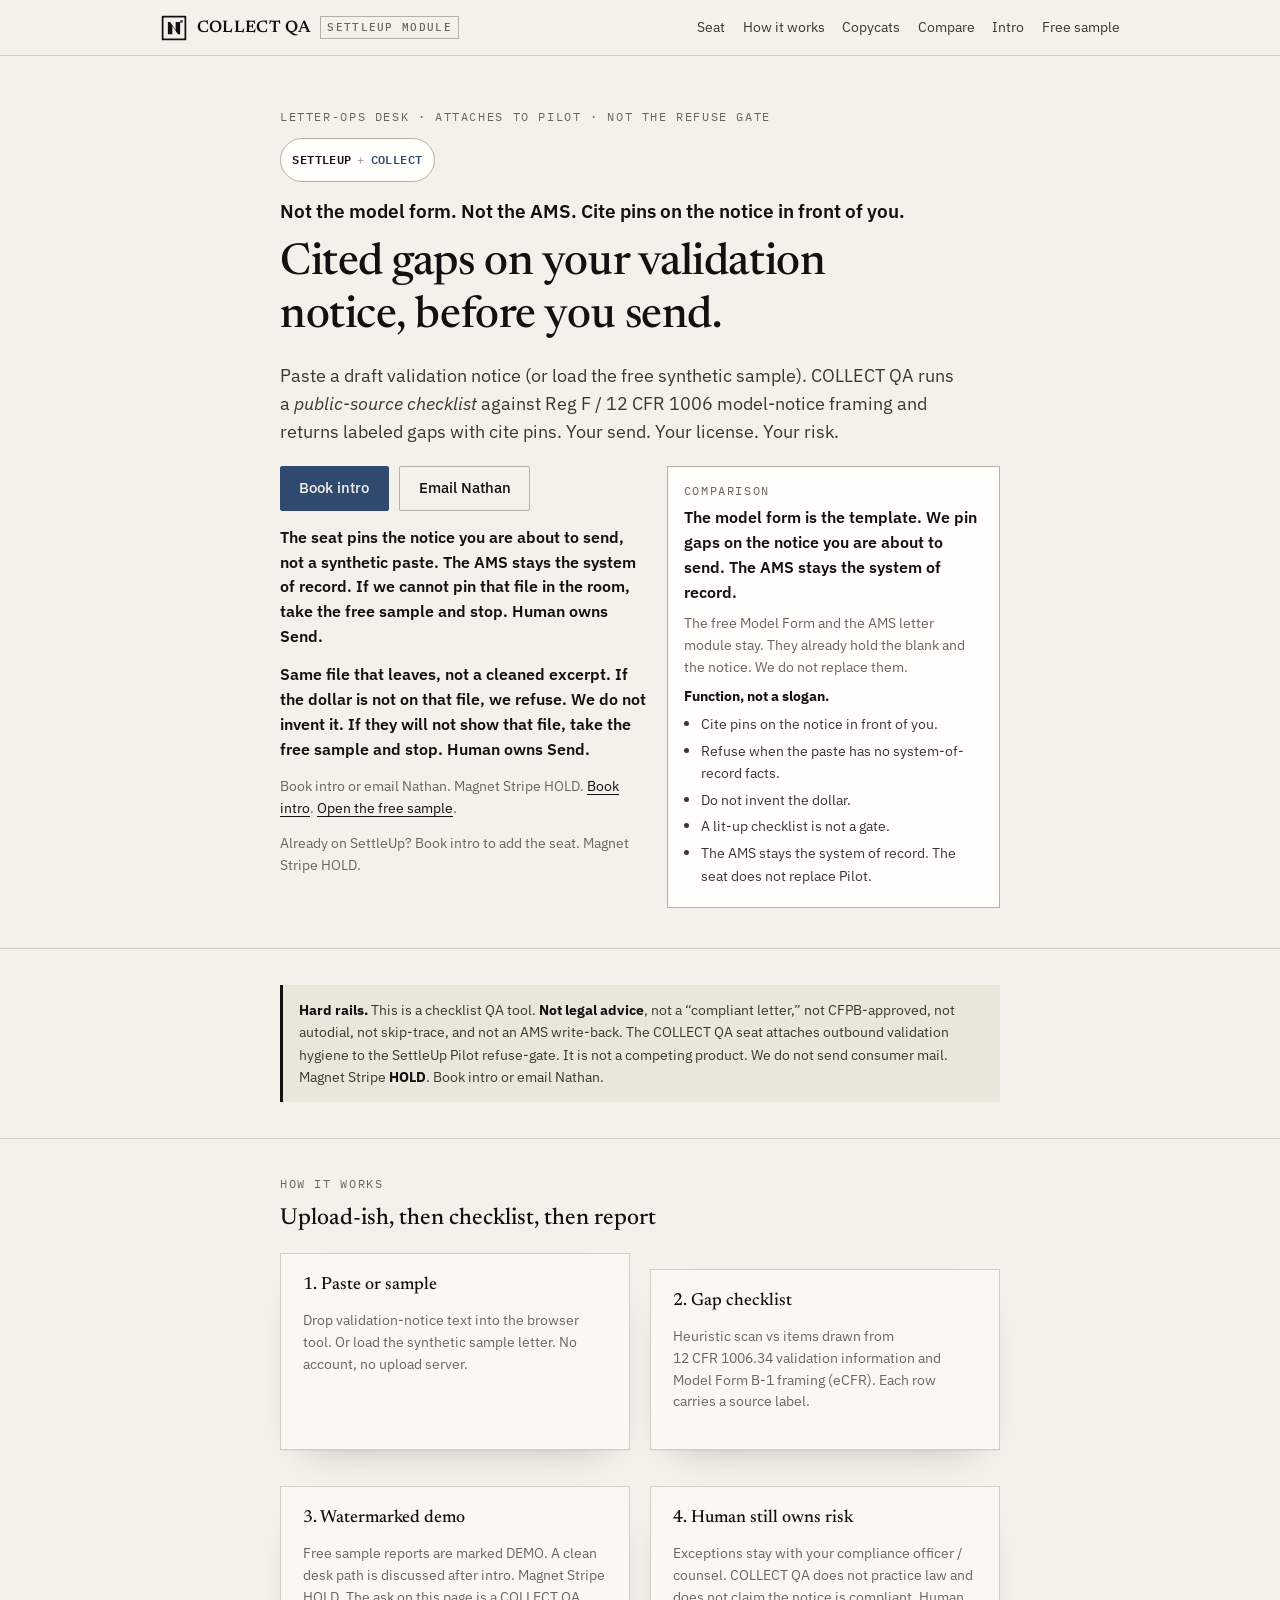
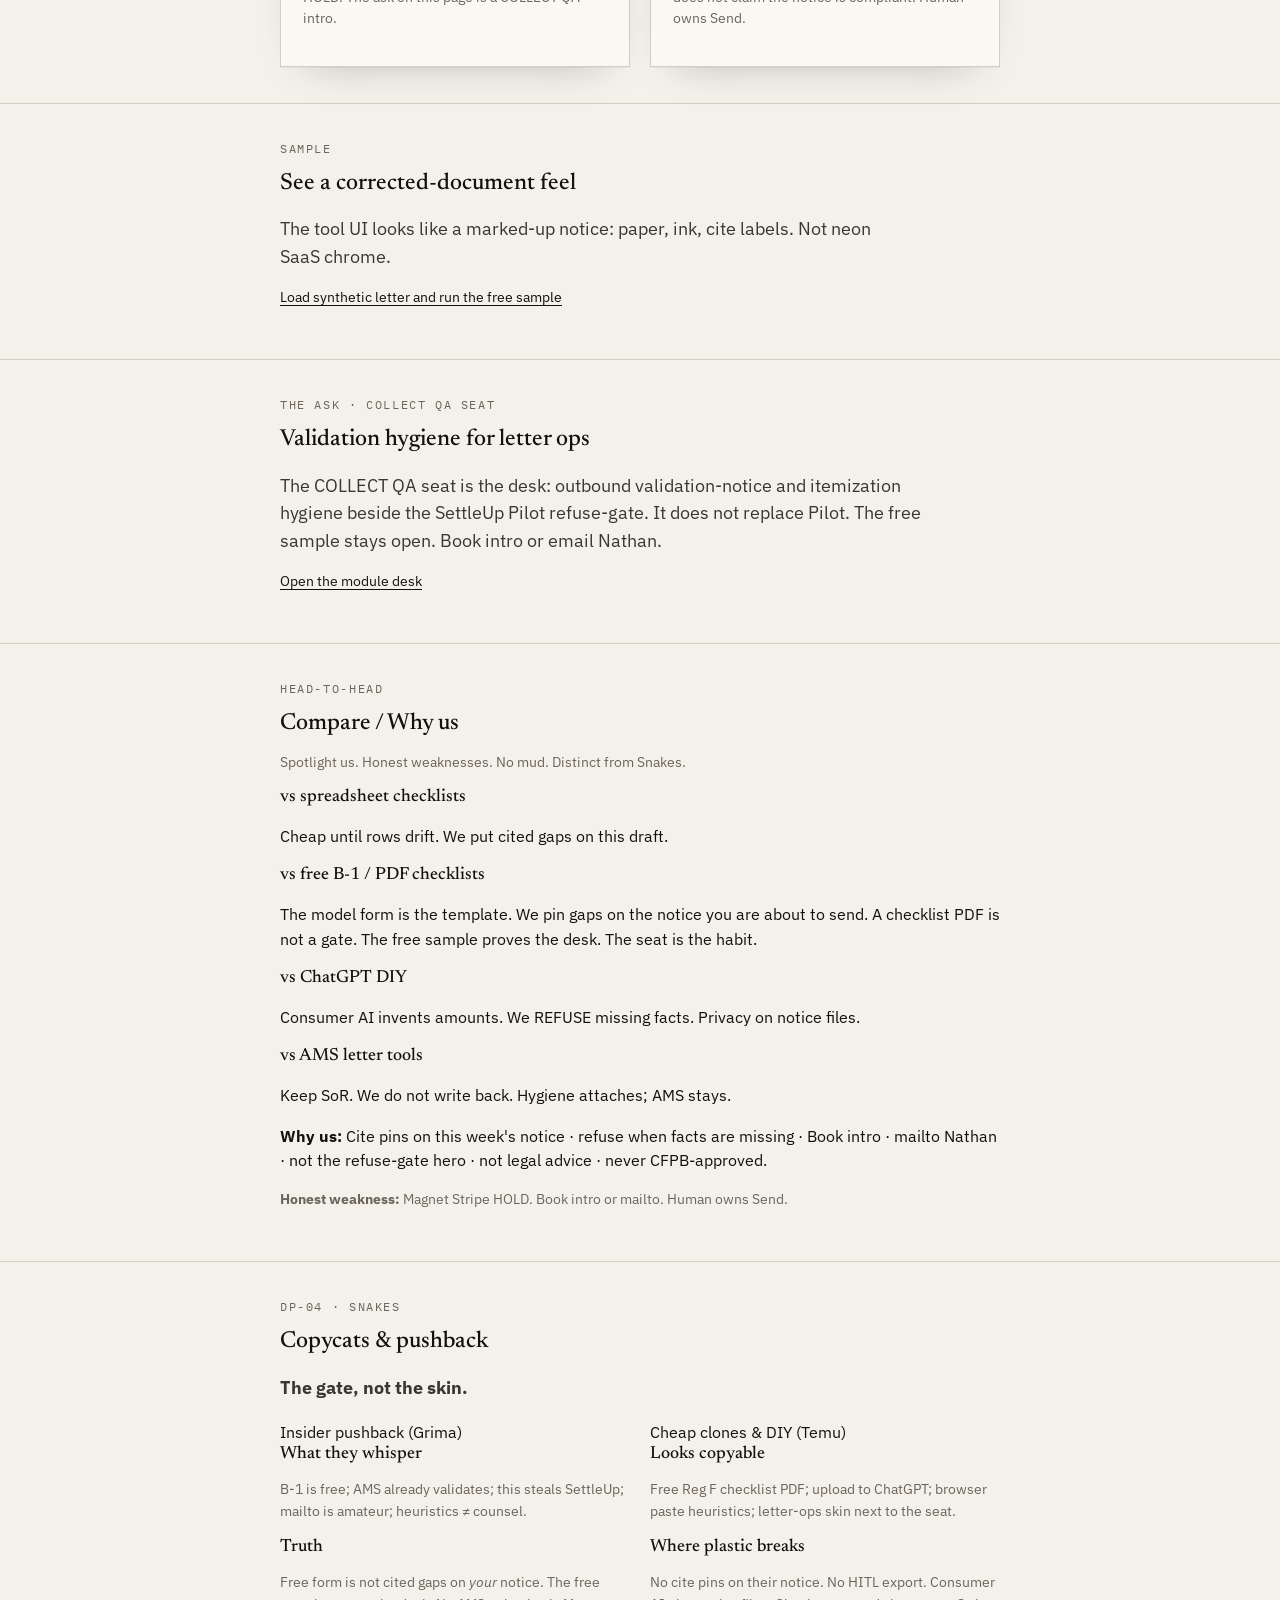
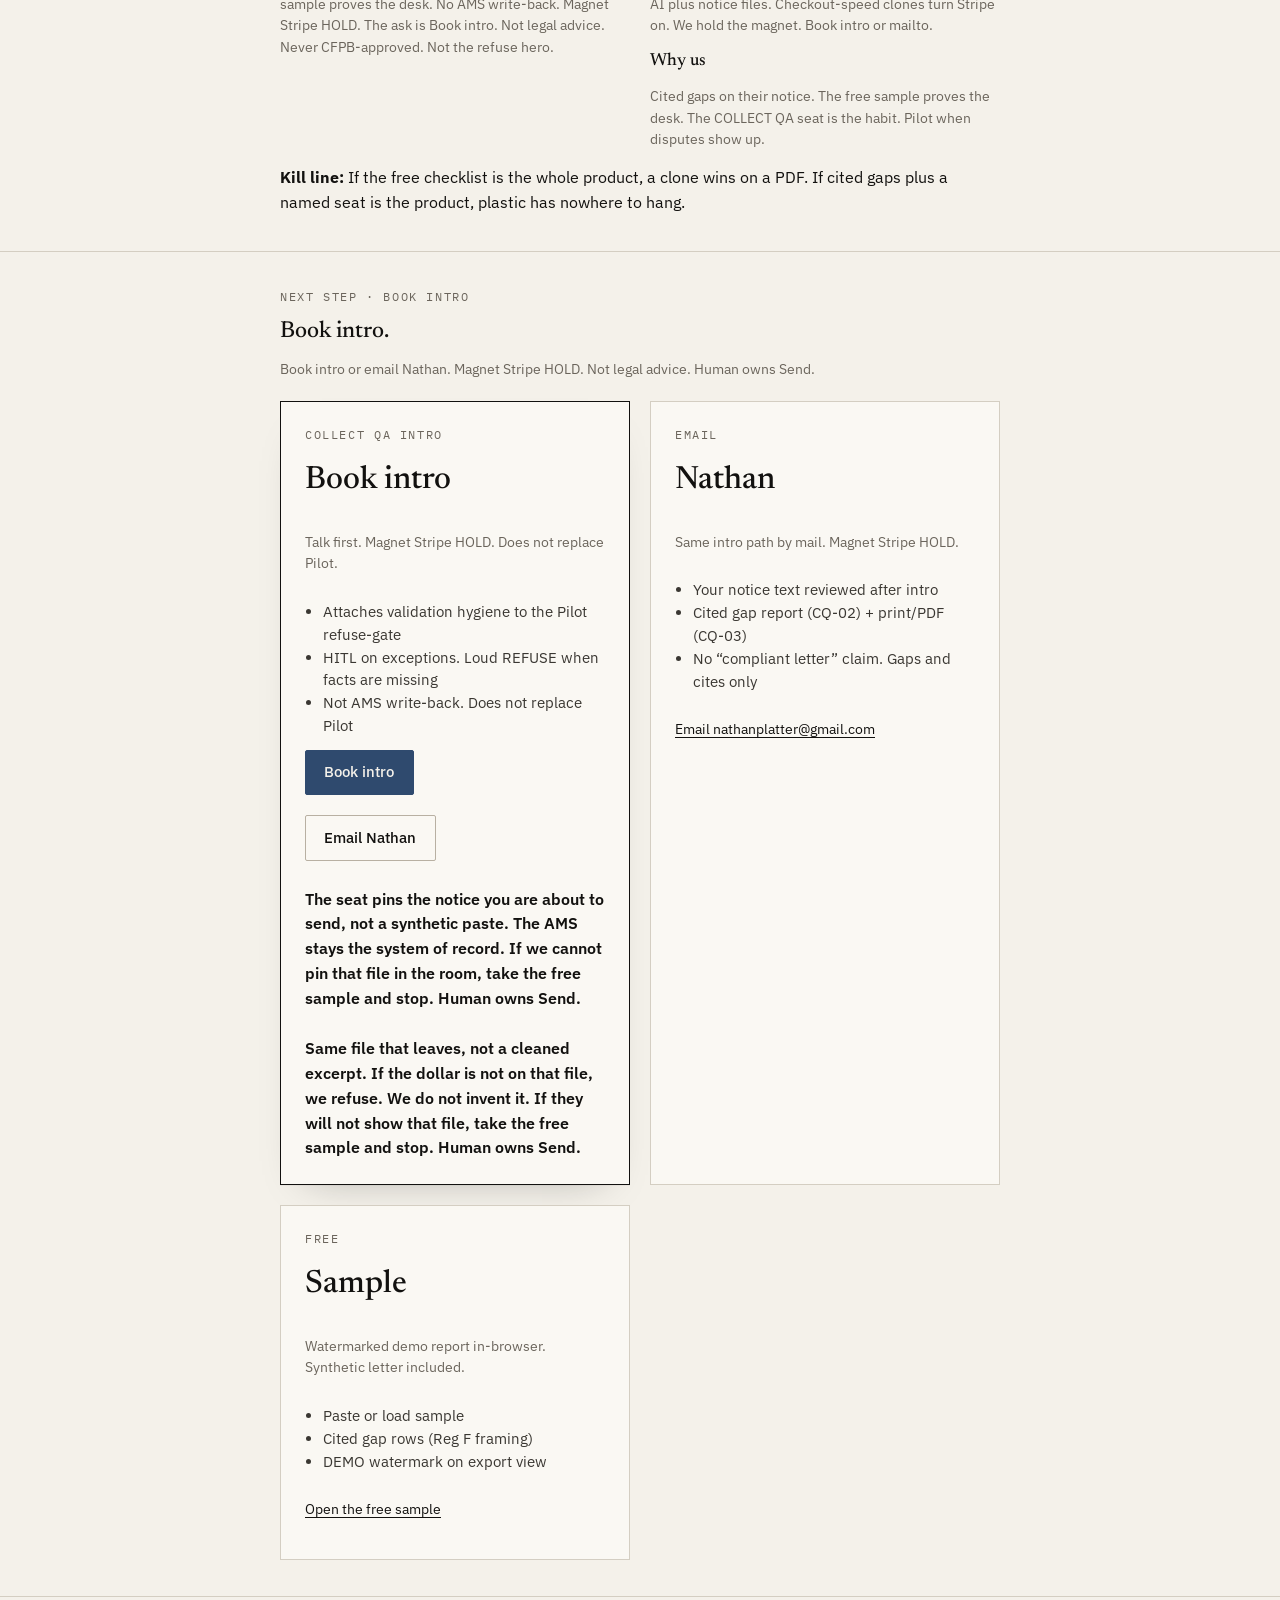
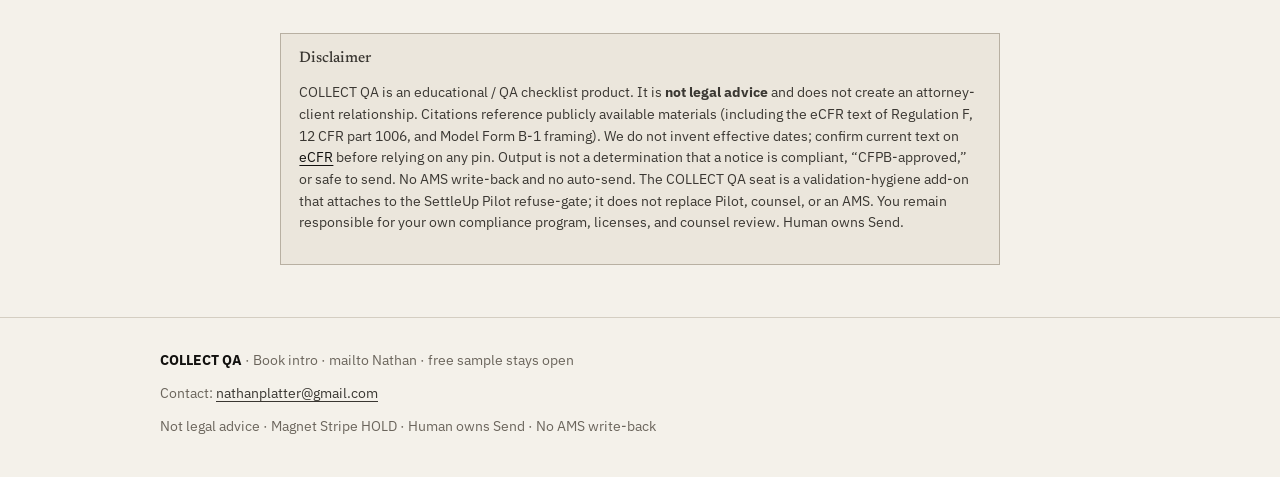
<file: index.html>
<!DOCTYPE html>
<html lang="en">
<head>
  <meta charset="utf-8" />
  <meta name="viewport" content="width=device-width, initial-scale=1" />
  <title>COLLECT QA. Cited checklist for collection validation notices</title>
  <meta name="description" content="Cited gaps on validation notices. Book intro. Not legal advice. Magnet Stripe HOLD. Free sample stays open." />
  <meta name="robots" content="index,follow" />
  <link rel="stylesheet" href="styles.css" />
</head>
<body>
  <header class="site-header">
    <div class="inner">
      <a class="mark" href="index.html"><img class="np-logo" src="brand/logo-mark.svg" width="28" height="28" alt=""/>COLLECT QA <span class="code">SettleUp module</span></a>
      <nav class="nav" aria-label="Primary">
        <a href="seat/">Seat</a>
        <a href="#how">How it works</a>
        <a href="#snakes">Copycats</a>
        <a href="#comparison">Compare</a>
        <a href="#intro">Intro</a>
        <a href="app.html">Free sample</a>
      </nav>
    </div>
  </header>

  <main>
    <section class="hero">
      <div class="wrap">
        <p class="eyebrow">Letter-ops desk · attaches to Pilot · not the refuse gate</p>
        <p class="suite-chip" aria-label="Suite attach"><span class="suite-chip-brand">SettleUp</span><span class="suite-chip-plus">+</span><span class="suite-chip-mod">COLLECT</span></p>
        <p class="hero-class">Not the model form. Not the AMS. Cite pins on the notice in front of you.</p>
        <h1>Cited gaps on your validation notice, before you send.</h1>
        <p class="lede">
          Paste a draft validation notice (or load the free synthetic sample). COLLECT QA runs a
          <em>public-source checklist</em> against Reg&nbsp;F / 12&nbsp;CFR&nbsp;1006 model-notice framing
          and returns labeled gaps with cite pins. Your send. Your license. Your risk.
        </p>
        <div class="hero-fold">
          <div class="hero-ask">
            <div class="btn-row">
              <a class="btn" href="https://calendly.com/nathanplatter">Book intro</a>
              <a class="btn btn-ghost" href="mailto:nathanplatter@gmail.com?subject=COLLECT%20QA%20intro&body=I%20want%20to%20book%20a%20COLLECT%20QA%20intro.%0A%0ACompany%3A%20%0AContact%3A%20%0A%0ANot%20legal%20advice%20requested.%20Human%20owns%20Send.">Email Nathan</a>
            </div>
            <p class="ask-honesty">The seat pins the notice you are about to send, not a synthetic paste. The AMS stays the system of record. If we cannot pin that file in the room, take the free sample and stop. Human owns Send.</p>
            <p class="ask-honesty">Same file that leaves, not a cleaned excerpt. If the dollar is not on that file, we refuse. We do not invent it. If they will not show that file, take the free sample and stop. Human owns Send.</p>
            <p class="small muted" style="margin-top:.9rem">
              Book intro or email Nathan. Magnet Stripe HOLD.
              <a href="https://calendly.com/nathanplatter">Book intro</a>.
              <a href="app.html">Open the free sample</a>.
            </p>
            <p class="small muted" style="margin-top:.35rem">
              Already on SettleUp? Book intro to add the seat. Magnet Stripe HOLD.
            </p>
          </div>
          <aside class="fold-compare" id="comparison" aria-label="Comparison">
            <p class="eyebrow">Comparison</p>
            <p class="fold-line">The model form is the template. We pin gaps on the notice you are about to send. The AMS stays the system of record.</p>
            <p class="small muted" style="margin:0 0 .5rem">The free Model Form and the AMS letter module stay. They already hold the blank and the notice. We do not replace them.</p>
            <p class="small" style="margin:0 0 .3rem"><strong>Function, not a slogan.</strong></p>
            <ul class="fold-fn">
              <li>Cite pins on the notice in front of you.</li>
              <li>Refuse when the paste has no system-of-record facts.</li>
              <li>Do not invent the dollar.</li>
              <li>A lit-up checklist is not a gate.</li>
              <li>The AMS stays the system of record. The seat does not replace Pilot.</li>
            </ul>
          </aside>
        </div>
      </div>
    </section>

    <section class="section" id="rails">
      <div class="wrap">
        <div class="rail">
          <strong>Hard rails.</strong>
          This is a checklist QA tool. <strong>Not legal advice</strong>, not a “compliant letter,”
          not CFPB-approved, not autodial, not skip-trace, and not an AMS write-back.
          The COLLECT QA seat attaches outbound validation hygiene to the
          SettleUp Pilot refuse-gate. It is not a competing product. We do not send consumer mail.
          Magnet Stripe <strong>HOLD</strong>. Book intro or email Nathan.
        </div>
      </div>
    </section>

    <section class="section" id="how">
      <div class="wrap">
        <p class="eyebrow">How it works</p>
        <h2>Upload-ish, then checklist, then report</h2>
        <div class="grid-2" style="margin-top:1.25rem">
          <div class="panel">
            <h3>1. Paste or sample</h3>
            <p class="small muted">Drop validation-notice text into the browser tool. Or load the synthetic sample letter. No account, no upload server.</p>
          </div>
          <div class="panel">
            <h3>2. Gap checklist</h3>
            <p class="small muted">Heuristic scan vs items drawn from 12&nbsp;CFR&nbsp;1006.34 validation information and Model Form&nbsp;B-1 framing (eCFR). Each row carries a source label.</p>
          </div>
          <div class="panel">
            <h3>3. Watermarked demo</h3>
            <p class="small muted">Free sample reports are marked DEMO. A clean desk path is discussed after intro. Magnet Stripe HOLD. The ask on this page is a COLLECT QA intro.</p>
          </div>
          <div class="panel">
            <h3>4. Human still owns risk</h3>
            <p class="small muted">Exceptions stay with your compliance officer / counsel. COLLECT QA does not practice law and does not claim the notice is compliant. Human owns Send.</p>
          </div>
        </div>
      </div>
    </section>

    <section class="section" id="sample">
      <div class="wrap">
        <p class="eyebrow">Sample</p>
        <h2>See a corrected-document feel</h2>
        <p class="lede" style="margin-bottom:1rem">The tool UI looks like a marked-up notice: paper, ink, cite labels. Not neon SaaS chrome.</p>
        <p class="small muted"><a href="app.html?sample=1">Load synthetic letter and run the free sample</a></p>
      </div>
    </section>

    <section class="section" id="seat">
      <div class="wrap">
        <p class="eyebrow">The ask · COLLECT QA seat</p>
        <h2>Validation hygiene for letter ops</h2>
        <p class="lede" style="margin-bottom:1rem">
          The COLLECT QA seat is the desk: outbound validation-notice and itemization hygiene
          beside the SettleUp Pilot refuse-gate. It does not replace Pilot. The free sample stays open. Book intro or email Nathan.
        </p>
        <p class="small muted"><a href="seat/">Open the module desk</a></p>
      </div>
    </section>

    <section class="section" id="h2h"><div class="wrap">
  <p class="eyebrow">Head-to-head</p>
  <h2>Compare / Why us</h2>
  <p class="small muted">Spotlight us. Honest weaknesses. No mud. Distinct from Snakes.</p>
  <div class="compare-grid">
    <article class="compare-chip">
      <h3>vs spreadsheet checklists</h3>
      <p>Cheap until rows drift. We put cited gaps on this draft.</p>
    </article>
    <article class="compare-chip">
      <h3>vs free B-1 / PDF checklists</h3>
      <p>The model form is the template. We pin gaps on the notice you are about to send. A checklist PDF is not a gate. The free sample proves the desk. The seat is the habit.</p>
    </article>
    <article class="compare-chip">
      <h3>vs ChatGPT DIY</h3>
      <p>Consumer AI invents amounts. We REFUSE missing facts. Privacy on notice files.</p>
    </article>
    <article class="compare-chip">
      <h3>vs AMS letter tools</h3>
      <p>Keep SoR. We do not write back. Hygiene attaches; AMS stays.</p>
    </article>
  </div>
  <p style="margin-top:14px"><strong>Why us:</strong> Cite pins on this week's notice · refuse when facts are missing · Book intro · mailto Nathan · not the refuse-gate hero · not legal advice · never CFPB-approved.</p>
  <p class="small muted" style="margin-top:10px"><strong>Honest weakness:</strong> Magnet Stripe HOLD. Book intro or mailto. Human owns Send.</p>
</div></section>

<section class="section" id="snakes"><div class="wrap">
  <p class="eyebrow">DP-04 · Snakes</p>
  <h2>Copycats &amp; pushback</h2>

  <p class="lede"><strong>The gate, not the skin.</strong></p>
  <div class="snakes-grid" style="display:grid;gap:1.25rem;margin-top:1rem;grid-template-columns:repeat(auto-fit,minmax(260px,1fr))">
    <article class="compare-chip">
      <span class="chip-tag">Insider pushback (Grima)</span>
      <h3>What they whisper</h3>
      <p class="small muted">B-1 is free; AMS already validates; this steals SettleUp; mailto is amateur; heuristics ≠ counsel.</p>
      <h3>Truth</h3>
      <p class="small muted">Free form is not cited gaps on <em>your</em> notice. The free sample proves the desk. No AMS write-back. Magnet Stripe HOLD. The ask is Book intro. Not legal advice. Never CFPB-approved. Not the refuse hero.</p>
    </article>
    <article class="compare-chip ours">
      <span class="chip-tag">Cheap clones &amp; DIY (Temu)</span>
      <h3>Looks copyable</h3>
      <p class="small muted">Free Reg F checklist PDF; upload to ChatGPT; browser paste heuristics; letter-ops skin next to the seat.</p>
      <h3>Where plastic breaks</h3>
      <p class="small muted">No cite pins on their notice. No HITL export. Consumer AI plus notice files. Checkout-speed clones turn Stripe on. We hold the magnet. Book intro or mailto.</p>
      <h3>Why us</h3>
      <p class="small muted">Cited gaps on their notice. The free sample proves the desk. The COLLECT QA seat is the habit. Pilot when disputes show up.</p>
    </article>
  </div>
  <div class="compare-footnote"><strong>Kill line:</strong> If the free checklist is the whole product, a clone wins on a PDF. If cited gaps plus a named seat is the product, plastic has nowhere to hang.</div>

</div></section>

<section class="section" id="intro">
      <div class="wrap">
        <p class="eyebrow">Next step · Book intro</p>
        <h2>Book intro.</h2>
        <p class="muted small" style="margin-bottom:1.25rem">
          Book intro or email Nathan. Magnet Stripe HOLD. Not legal advice. Human owns Send.
        </p>
        <div class="grid-2">
          <div class="price-card featured">
            <p class="eyebrow" style="margin:0">COLLECT QA intro</p>
            <div class="amount">Book intro</div>
            <p class="small muted">Talk first. Magnet Stripe HOLD. Does not replace Pilot.</p>
            <ul>
              <li>Attaches validation hygiene to the Pilot refuse-gate</li>
              <li>HITL on exceptions. Loud REFUSE when facts are missing</li>
              <li>Not AMS write-back. Does not replace Pilot</li>
            </ul>
            <a class="btn" href="https://calendly.com/nathanplatter">Book intro</a>
            <a class="btn btn-ghost" href="mailto:nathanplatter@gmail.com?subject=COLLECT%20QA%20intro&body=I%20want%20to%20book%20a%20COLLECT%20QA%20intro.%0A%0ACompany%3A%20%0AContact%3A%20%0A%0ANot%20legal%20advice%20requested.%20Human%20owns%20Send.">Email Nathan</a>
            <p class="ask-honesty">The seat pins the notice you are about to send, not a synthetic paste. The AMS stays the system of record. If we cannot pin that file in the room, take the free sample and stop. Human owns Send.</p>
            <p class="ask-honesty">Same file that leaves, not a cleaned excerpt. If the dollar is not on that file, we refuse. We do not invent it. If they will not show that file, take the free sample and stop. Human owns Send.</p>
          </div>
          <div class="price-card">
            <p class="eyebrow" style="margin:0">Email</p>
            <div class="amount">Nathan</div>
            <p class="small muted">Same intro path by mail. Magnet Stripe HOLD.</p>
            <ul>
              <li>Your notice text reviewed after intro</li>
              <li>Cited gap report (CQ-02) + print/PDF (CQ-03)</li>
              <li>No “compliant letter” claim. Gaps and cites only</li>
            </ul>
            <p class="small muted"><a href="mailto:nathanplatter@gmail.com?subject=COLLECT%20QA%20intro&body=I%20want%20to%20book%20a%20COLLECT%20QA%20intro.%0A%0ACompany%3A%20%0AContact%3A%20%0A%0ANot%20legal%20advice%20requested.">Email nathanplatter@gmail.com</a></p>
          </div>
          <div class="price-card">
            <p class="eyebrow" style="margin:0">Free</p>
            <div class="amount">Sample</div>
            <p class="small muted">Watermarked demo report in-browser. Synthetic letter included.</p>
            <ul>
              <li>Paste or load sample</li>
              <li>Cited gap rows (Reg F framing)</li>
              <li>DEMO watermark on export view</li>
            </ul>
            <p class="small muted"><a href="app.html">Open the free sample</a></p>
          </div>
        </div>
      </div>
    </section>

    <section class="section" id="disclaimer">
      <div class="wrap">
        <div class="disclaimer-box">
          <h3>Disclaimer</h3>
          <p>
            COLLECT QA is an educational / QA checklist product. It is <strong>not legal advice</strong>
            and does not create an attorney-client relationship. Citations reference publicly available
            materials (including the eCFR text of Regulation&nbsp;F, 12&nbsp;CFR&nbsp;part&nbsp;1006, and
            Model Form&nbsp;B-1 framing). We do not invent effective dates; confirm current text on
            <a href="https://www.ecfr.gov/current/title-12/chapter-X/part-1006" rel="noopener" target="_blank">eCFR</a>
            before relying on any pin. Output is not a determination that a notice is compliant,
            “CFPB-approved,” or safe to send. No AMS write-back and no auto-send.
            The COLLECT QA seat is a validation-hygiene add-on that attaches to the SettleUp Pilot refuse-gate;
            it does not replace Pilot, counsel, or an AMS.
            You remain responsible for your own compliance program, licenses, and counsel review.
            Human owns Send.
          </p>
        </div>
      </div>
    </section>
  </main>

  <footer class="site-footer">
    <div class="inner">
      <div><strong style="color:var(--ink)">COLLECT QA</strong> · Book intro · mailto Nathan · free sample stays open</div>
      <div>Contact: <a href="mailto:nathanplatter@gmail.com">nathanplatter@gmail.com</a></div>
      <div>Not legal advice · Magnet Stripe HOLD · Human owns Send · No AMS write-back</div>
    </div>
  </footer>
</body>
</html>
</file>
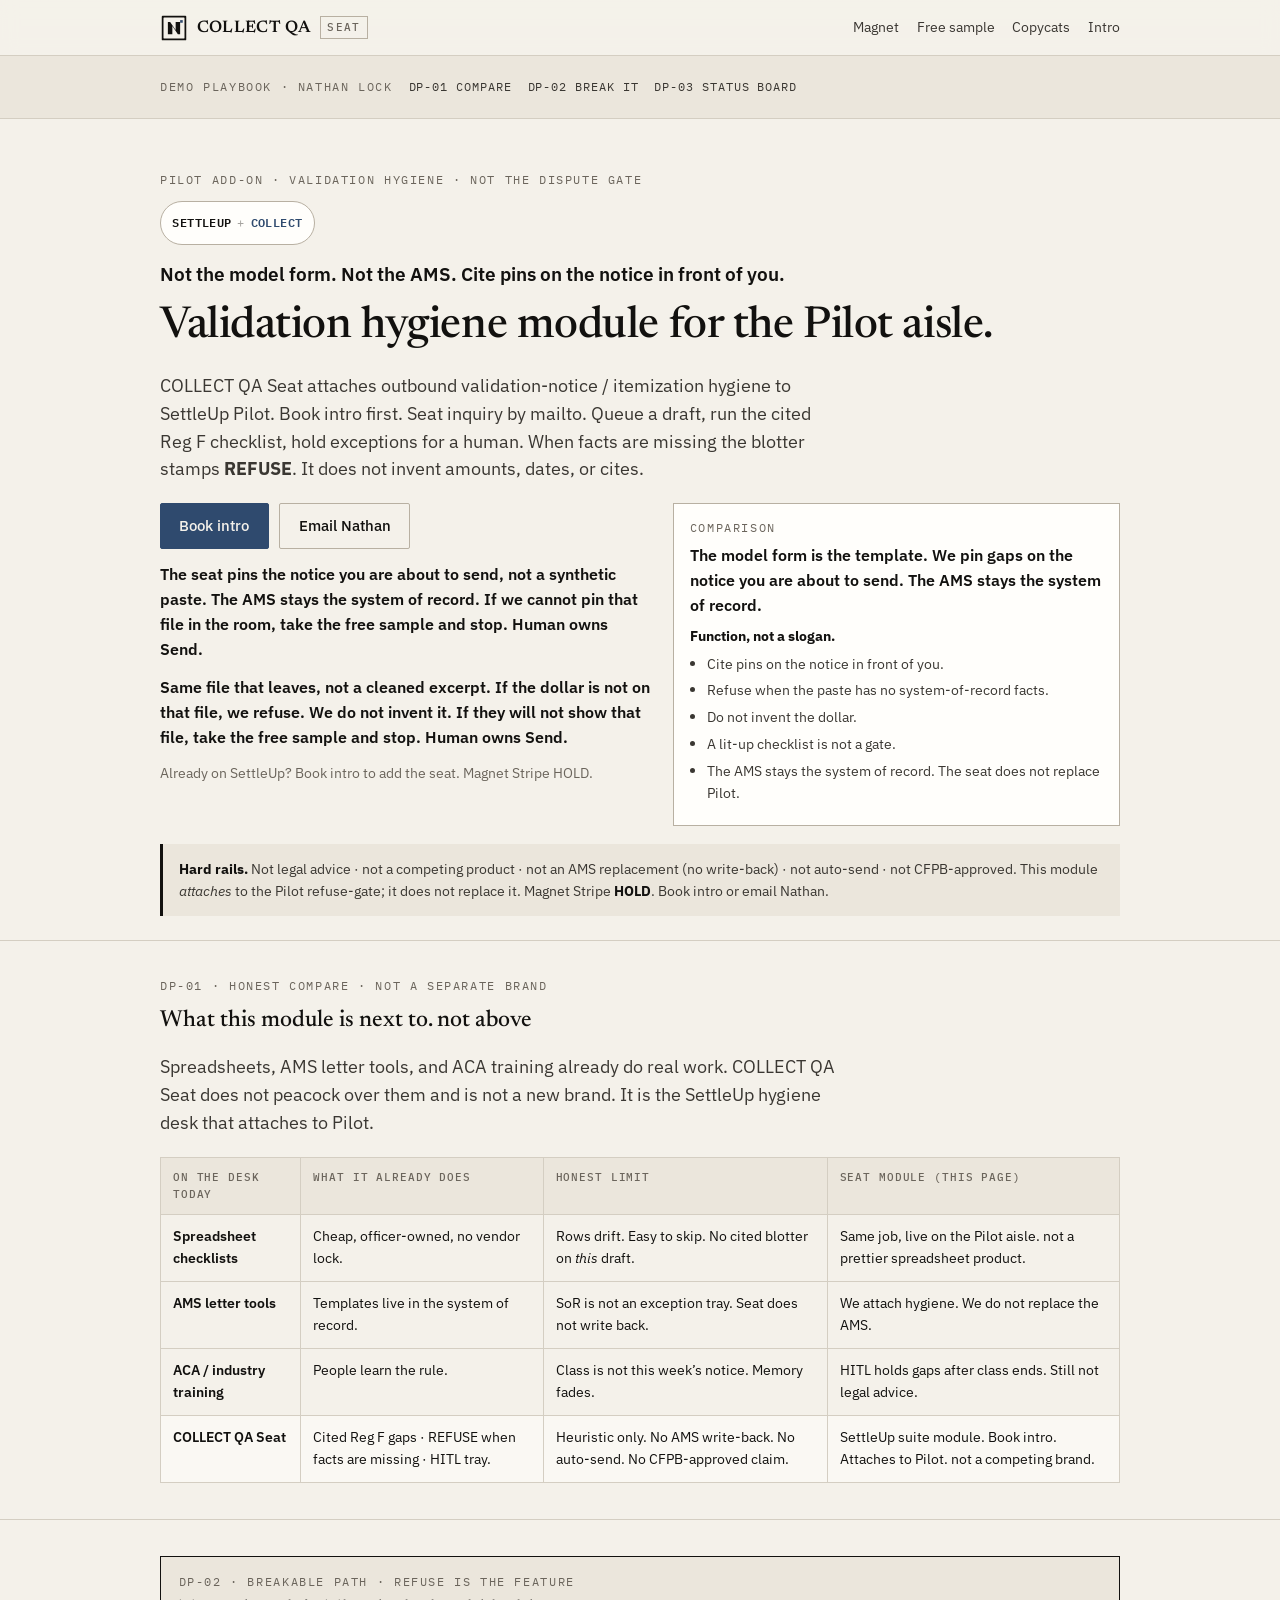
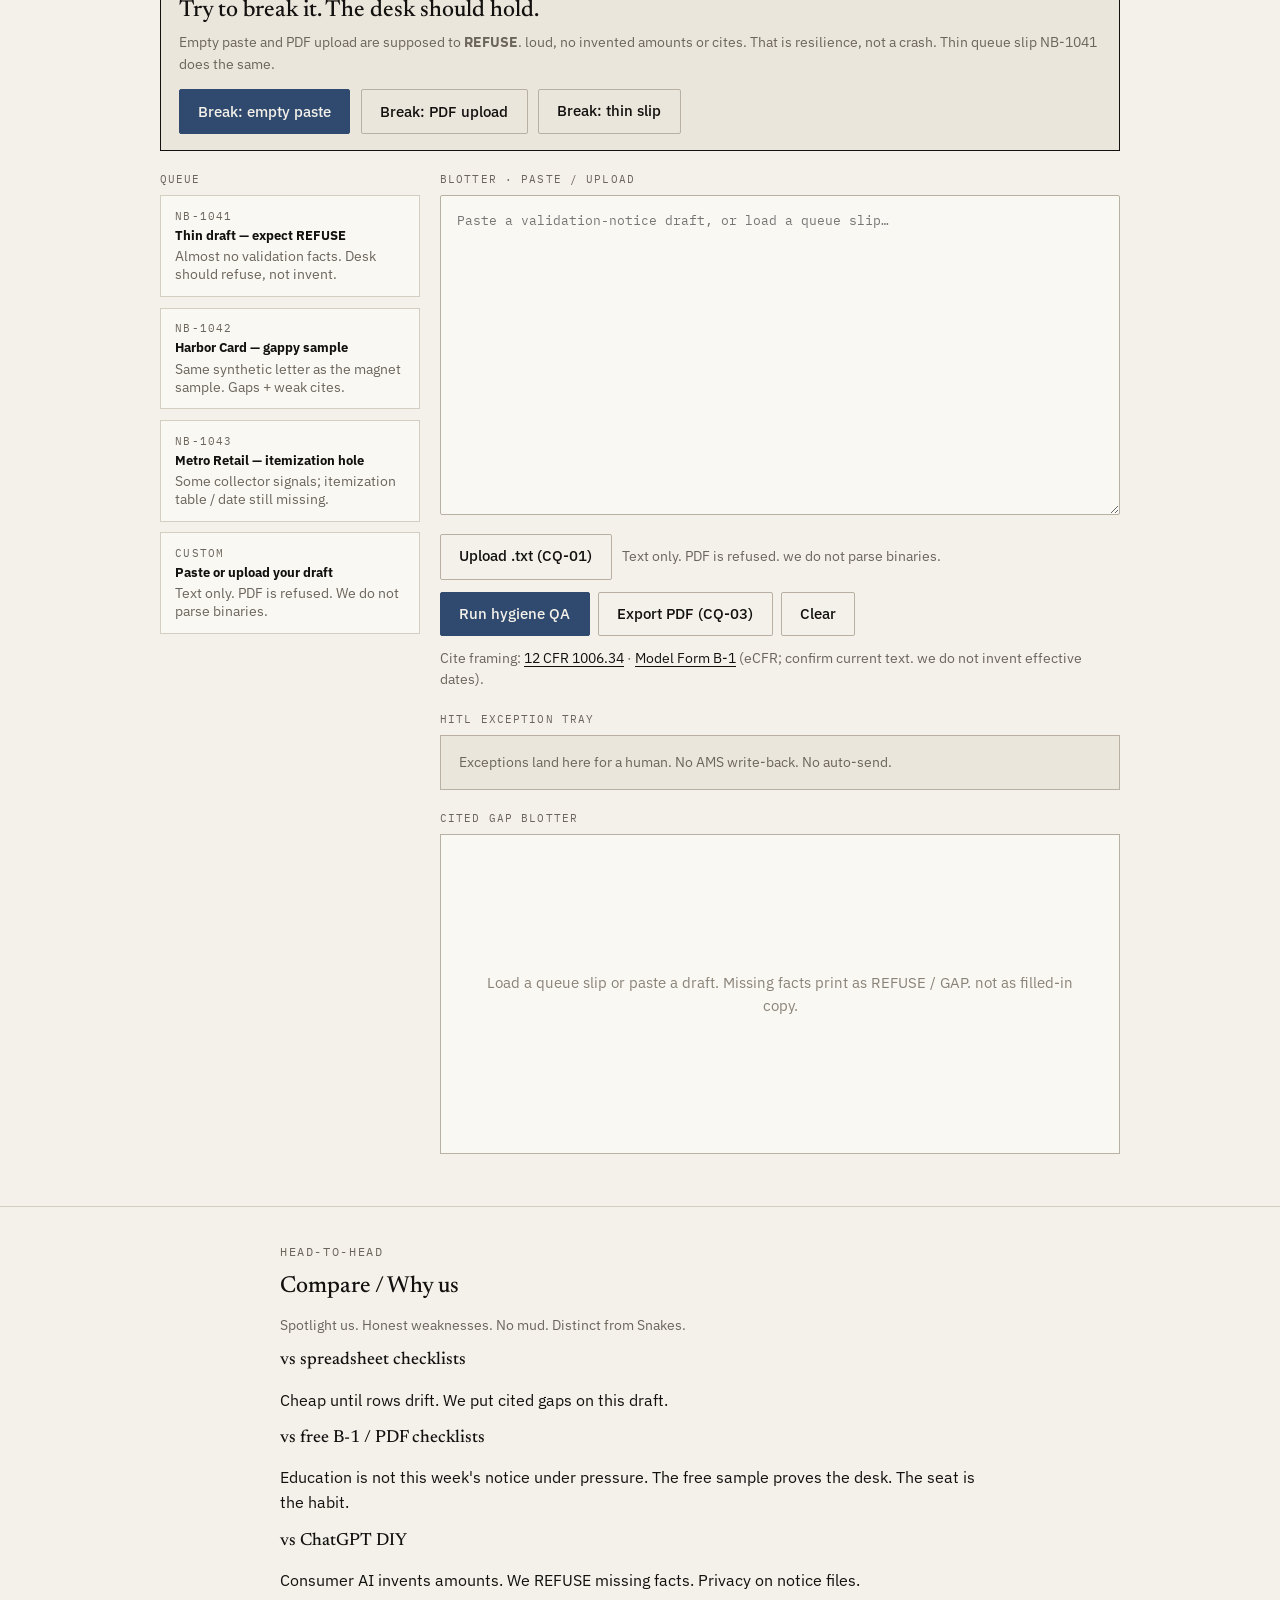
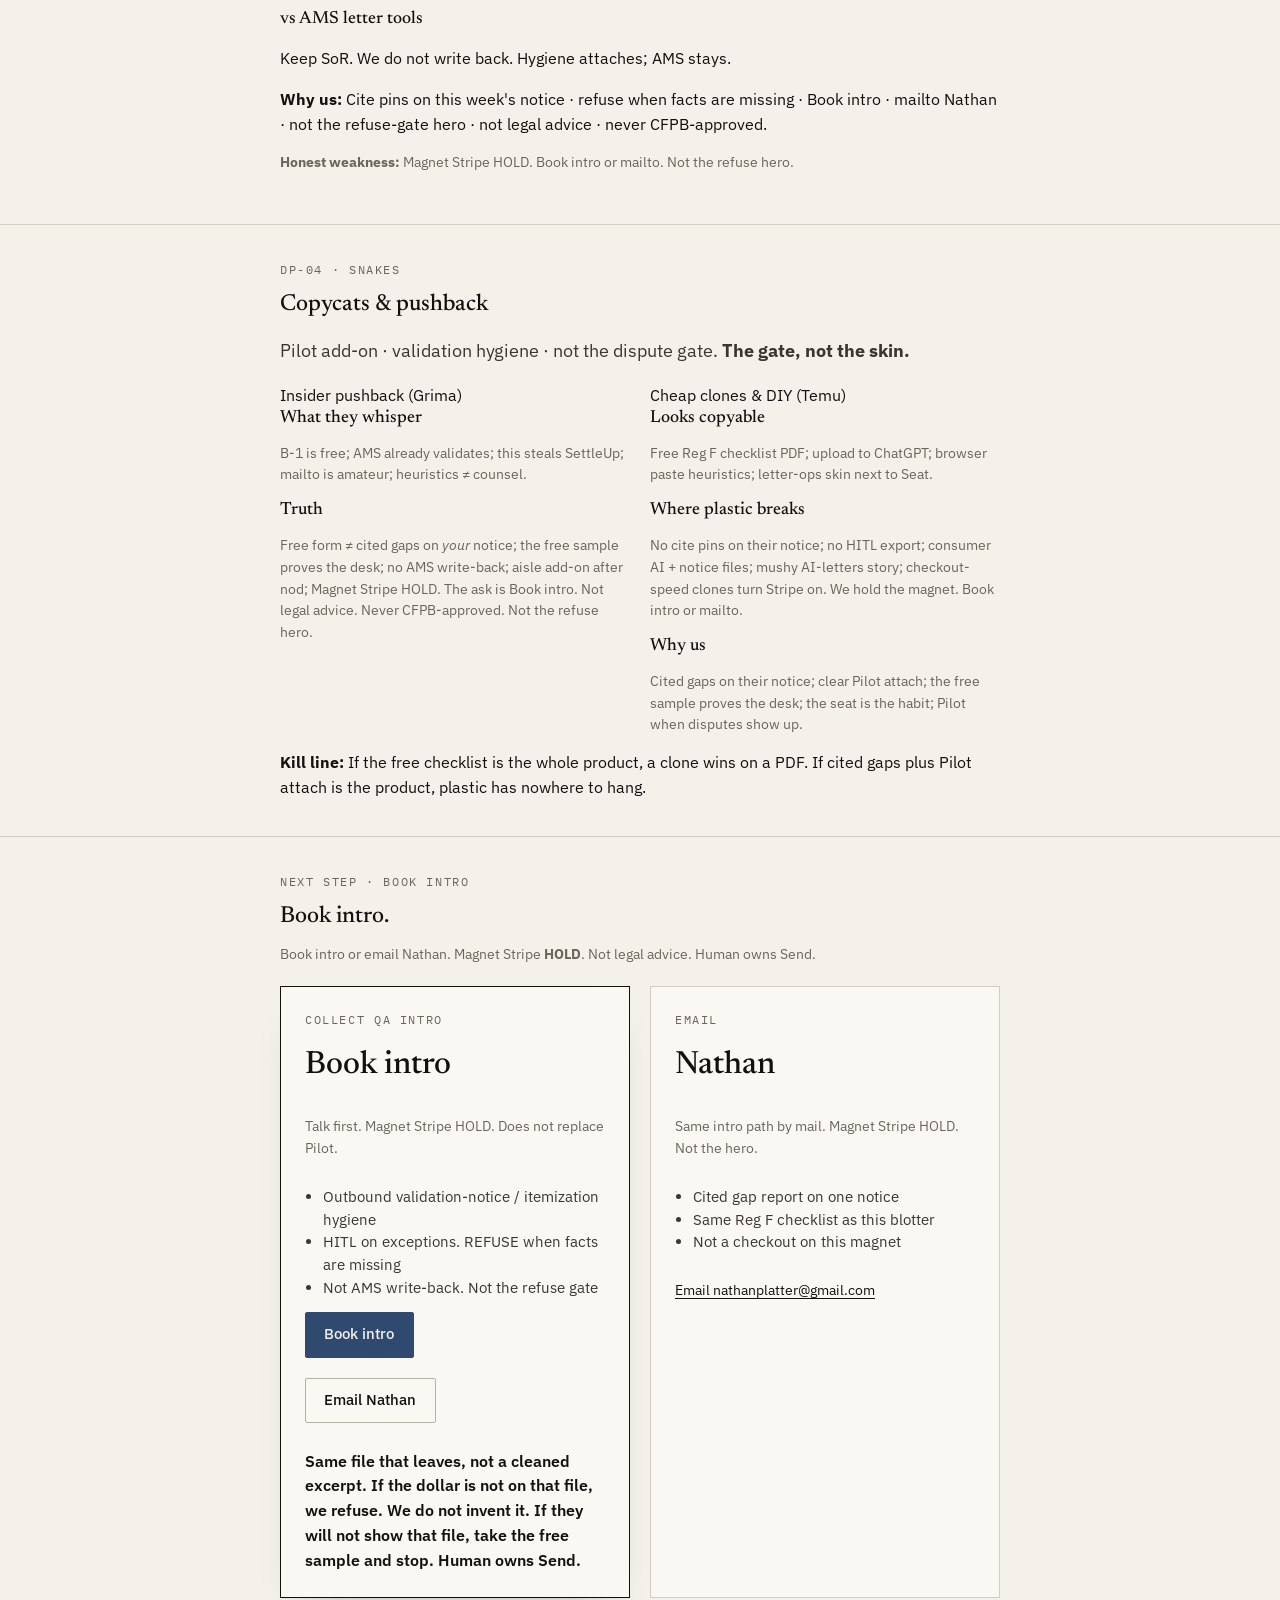
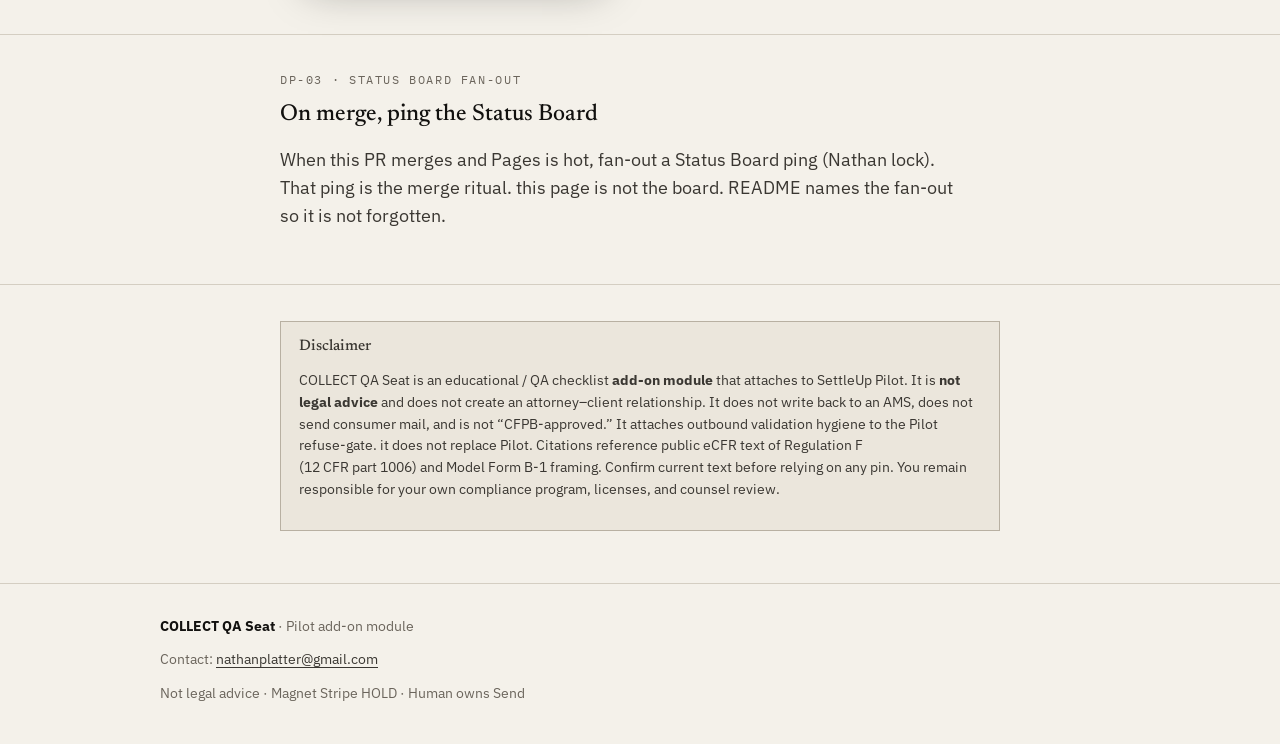
<file: seat/index.html>
<!DOCTYPE html>
<html lang="en">
<head>
  <meta charset="utf-8" />
  <meta name="viewport" content="width=device-width, initial-scale=1, viewport-fit=cover" />
  <title>COLLECT QA seat. Validation hygiene module</title>
  <meta name="description" content="COLLECT QA seat. Validation hygiene beside SettleUp Pilot. Book intro. Not legal advice. Human owns Send." />
  <link rel="stylesheet" href="../styles.css" />
</head>
<body class="seat-page">
  <header class="site-header">
    <div class="inner">
      <a class="mark" href="../index.html"><img class="np-logo" src="../brand/logo-mark.svg" width="28" height="28" alt=""/>COLLECT QA <span class="code">SEAT</span></a>
      <nav class="nav" aria-label="Primary">
        <a href="../index.html">Magnet</a>
        <a href="../app.html">Free sample</a>
        <a href="#snakes">Copycats</a>
    <a href="#intro">Intro</a>
      </nav>
    </div>
  </header>

  <div class="playbook-bar no-print" id="playbook">
    <div class="inner">
      <p class="eyebrow">Demo Playbook · Nathan lock</p>
      <nav class="playbook-links" aria-label="Demo Playbook">
        <a href="#compare">DP-01 Compare</a>
        <a href="#break">DP-02 Break it</a>
        <a href="#status-board">DP-03 Status Board</a>
      </nav>
    </div>
  </div>

  <main>
    <section class="hero seat-hero">
      <div class="wrap-wide">
        <p class="eyebrow">Pilot add-on · validation hygiene · not the dispute gate</p>
        <p class="suite-chip" aria-label="Suite attach"><span class="suite-chip-brand">SettleUp</span><span class="suite-chip-plus">+</span><span class="suite-chip-mod">COLLECT</span></p>
        <p class="hero-class">Not the model form. Not the AMS. Cite pins on the notice in front of you.</p>
        <h1>Validation hygiene module for the Pilot aisle.</h1>
        <p class="lede">
          COLLECT QA Seat attaches outbound validation-notice / itemization hygiene to
          SettleUp Pilot. Book intro first. Seat inquiry by mailto. Queue a draft,
          run the cited Reg&nbsp;F checklist, hold exceptions for a human. When facts are
          missing the blotter stamps <strong>REFUSE</strong>. It does not invent amounts, dates, or cites.
        </p>
        <div class="hero-fold">
          <div class="hero-ask">
            <div class="btn-row">
              <a class="btn" href="https://calendly.com/nathanplatter">Book intro</a>
              <a class="btn btn-ghost" href="mailto:nathanplatter@gmail.com?subject=COLLECT%20QA%20intro&body=I%20want%20to%20book%20a%20COLLECT%20QA%20intro.%0A%0ACompany%3A%20%0AContact%3A%20%0A%0ANot%20legal%20advice%20requested.%20Human%20owns%20Send.">Email Nathan</a>
            </div>
            <p class="ask-honesty">The seat pins the notice you are about to send, not a synthetic paste. The AMS stays the system of record. If we cannot pin that file in the room, take the free sample and stop. Human owns Send.</p>
            <p class="ask-honesty">Same file that leaves, not a cleaned excerpt. If the dollar is not on that file, we refuse. We do not invent it. If they will not show that file, take the free sample and stop. Human owns Send.</p>
            <p class="small muted" style="margin-top:.85rem">Already on SettleUp? Book intro to add the seat. Magnet Stripe HOLD.</p>
          </div>
          <aside class="fold-compare" id="comparison" aria-label="Comparison">
            <p class="eyebrow">Comparison</p>
            <p class="fold-line">The model form is the template. We pin gaps on the notice you are about to send. The AMS stays the system of record.</p>
            <p class="small" style="margin:0 0 .3rem"><strong>Function, not a slogan.</strong></p>
            <ul class="fold-fn">
              <li>Cite pins on the notice in front of you.</li>
              <li>Refuse when the paste has no system-of-record facts.</li>
              <li>Do not invent the dollar.</li>
              <li>A lit-up checklist is not a gate.</li>
              <li>The AMS stays the system of record. The seat does not replace Pilot.</li>
            </ul>
          </aside>
        </div>
        <div class="rail" style="margin-top:1.15rem">
          <strong>Hard rails.</strong>
          Not legal advice · not a competing product · not an AMS replacement (no write-back) ·
          not auto-send · not CFPB-approved. This module <em>attaches</em> to the Pilot refuse-gate;
          it does not replace it. Magnet Stripe <strong>HOLD</strong>. Book intro or email Nathan.
        </div>
      </div>
    </section>

    <section class="section" id="compare">
      <div class="wrap-wide">
        <p class="eyebrow">DP-01 · honest compare · not a separate brand</p>
        <h2>What this module is next to. not above</h2>
        <p class="lede" style="margin-bottom:0.25rem">
          Spreadsheets, AMS letter tools, and ACA training already do real work.
          COLLECT QA Seat does not peacock over them and is not a new brand.
          It is the SettleUp hygiene desk that attaches to Pilot.
        </p>
        <div style="overflow-x:auto">
          <table class="compare-table">
            <thead>
              <tr>
                <th scope="col">On the desk today</th>
                <th scope="col">What it already does</th>
                <th scope="col">Honest limit</th>
                <th scope="col">Seat module (this page)</th>
              </tr>
            </thead>
            <tbody>
              <tr>
                <td class="who">Spreadsheet checklists</td>
                <td>Cheap, officer-owned, no vendor lock.</td>
                <td>Rows drift. Easy to skip. No cited blotter on <em>this</em> draft.</td>
                <td>Same job, live on the Pilot aisle. not a prettier spreadsheet product.</td>
              </tr>
              <tr>
                <td class="who">AMS letter tools</td>
                <td>Templates live in the system of record.</td>
                <td>SoR is not an exception tray. Seat does not write back.</td>
                <td>We attach hygiene. We do not replace the AMS.</td>
              </tr>
              <tr>
                <td class="who">ACA / industry training</td>
                <td>People learn the rule.</td>
                <td>Class is not this week’s notice. Memory fades.</td>
                <td>HITL holds gaps after class ends. Still not legal advice.</td>
              </tr>
              <tr class="ours">
                <td class="who">COLLECT QA Seat</td>
                <td>Cited Reg&nbsp;F gaps · REFUSE when facts are missing · HITL tray.</td>
                <td>Heuristic only. No AMS write-back. No auto-send. No CFPB-approved claim.</td>
                <td>SettleUp suite module. Book intro. Attaches to Pilot. not a competing brand.</td>
              </tr>
            </tbody>
          </table>
        </div>
      </div>
    </section>

    <section class="section" id="break">
      <div class="wrap-wide">
        <div class="break-callout">
          <p class="eyebrow" style="margin:0 0 0.4rem">DP-02 · breakable path · refuse is the feature</p>
          <h2 style="margin-bottom:0.45rem">Try to break it. The desk should hold.</h2>
          <p class="small muted" style="margin:0 0 0.85rem">
            Empty paste and PDF upload are supposed to <strong>REFUSE</strong>. loud, no invented
            amounts or cites. That is resilience, not a crash. Thin queue slip NB-1041 does the same.
          </p>
          <div class="btn-row" style="margin:0">
            <button type="button" class="btn" id="btn-break-empty">Break: empty paste</button>
            <button type="button" class="btn btn-ghost" id="btn-break-pdf">Break: PDF upload</button>
            <a class="btn btn-ghost" href="?slip=thin">Break: thin slip</a>
          </div>
        </div>
        <div class="desk">
          <aside class="desk-queue">
            <label class="field-label">Queue</label>
            <div id="queue" class="queue"></div>
          </aside>

          <div class="desk-blotter">
            <div class="blotter-meta">
              <label class="field-label" for="notice">Blotter · <span id="docket-label">Paste / upload</span></label>
            </div>
            <textarea id="notice" spellcheck="false" placeholder="Paste a validation-notice draft, or load a queue slip…"></textarea>
            <div class="upload-row">
              <label class="btn btn-ghost file-btn" for="notice-file">Upload .txt (CQ-01)</label>
              <input id="notice-file" type="file" accept=".txt,.text,.md,.html,.htm,.csv,text/plain" />
              <span class="small muted">Text only. PDF is refused. we do not parse binaries.</span>
            </div>
            <div class="toolbar">
              <button type="button" class="btn" id="btn-run">Run hygiene QA</button>
              <button type="button" class="btn btn-ghost" id="btn-print">Export PDF (CQ-03)</button>
              <button type="button" class="btn btn-ghost" id="btn-clear">Clear</button>
            </div>
            <p class="small muted" style="margin-top:0.75rem">
              Cite framing:
              <a href="https://www.ecfr.gov/current/title-12/part-1006/section-1006.34" rel="noopener" target="_blank">12 CFR 1006.34</a>
              ·
              <a href="https://www.ecfr.gov/current/title-12/appendix-Appendix%20B%20to%20Part%201006" rel="noopener" target="_blank">Model Form B-1</a>
              (eCFR; confirm current text. we do not invent effective dates).
            </p>

            <label class="field-label" style="margin-top:1.25rem">HITL exception tray</label>
            <div class="hitl-tray" id="hitl">
              <p class="small muted" style="margin:0">Exceptions land here for a human. No AMS write-back. No auto-send.</p>
            </div>

            <label class="field-label" style="margin-top:1.25rem">Cited gap blotter</label>
            <div class="report empty seat-report" id="report" aria-live="polite">
              <span>Load a queue slip or paste a draft. Missing facts print as REFUSE / GAP. not as filled-in copy.</span>
            </div>
          </div>
        </div>
      </div>
    </section>

    
<section class="section" id="h2h"><div class="wrap">
  <p class="eyebrow">Head-to-head</p>
  <h2>Compare / Why us</h2>
  <p class="small muted">Spotlight us. Honest weaknesses. No mud. Distinct from Snakes.</p>
  <div class="compare-grid">
    <article class="compare-chip">
      <h3>vs spreadsheet checklists</h3>
      <p>Cheap until rows drift. We put cited gaps on this draft.</p>
    </article>
    <article class="compare-chip">
      <h3>vs free B-1 / PDF checklists</h3>
      <p>Education is not this week's notice under pressure. The free sample proves the desk. The seat is the habit.</p>
    </article>
    <article class="compare-chip">
      <h3>vs ChatGPT DIY</h3>
      <p>Consumer AI invents amounts. We REFUSE missing facts. Privacy on notice files.</p>
    </article>
    <article class="compare-chip">
      <h3>vs AMS letter tools</h3>
      <p>Keep SoR. We do not write back. Hygiene attaches; AMS stays.</p>
    </article>
  </div>
  <p style="margin-top:14px"><strong>Why us:</strong> Cite pins on this week's notice · refuse when facts are missing · Book intro · mailto Nathan · not the refuse-gate hero · not legal advice · never CFPB-approved.</p>
  <p class="small muted" style="margin-top:10px"><strong>Honest weakness:</strong> Magnet Stripe HOLD. Book intro or mailto. Not the refuse hero.</p>
</div></section>

<section class="section" id="snakes"><div class="wrap">
  <p class="eyebrow">DP-04 · Snakes</p>
  <h2>Copycats &amp; pushback</h2>

  <p class="lede">Pilot add-on · validation hygiene · not the dispute gate. <strong>The gate, not the skin.</strong></p>
  <div class="snakes-grid" style="display:grid;gap:1.25rem;margin-top:1rem;grid-template-columns:repeat(auto-fit,minmax(260px,1fr))">
    <article class="compare-chip">
      <span class="chip-tag">Insider pushback (Grima)</span>
      <h3>What they whisper</h3>
      <p class="small muted">B-1 is free; AMS already validates; this steals SettleUp; mailto is amateur; heuristics ≠ counsel.</p>
      <h3>Truth</h3>
      <p class="small muted">Free form ≠ cited gaps on <em>your</em> notice; the free sample proves the desk; no AMS write-back; aisle add-on after nod; Magnet Stripe HOLD. The ask is Book intro. Not legal advice. Never CFPB-approved. Not the refuse hero.</p>
    </article>
    <article class="compare-chip ours">
      <span class="chip-tag">Cheap clones &amp; DIY (Temu)</span>
      <h3>Looks copyable</h3>
      <p class="small muted">Free Reg F checklist PDF; upload to ChatGPT; browser paste heuristics; letter-ops skin next to Seat.</p>
      <h3>Where plastic breaks</h3>
      <p class="small muted">No cite pins on their notice; no HITL export; consumer AI + notice files; mushy AI-letters story; checkout-speed clones turn Stripe on. We hold the magnet. Book intro or mailto.</p>
      <h3>Why us</h3>
      <p class="small muted">Cited gaps on their notice; clear Pilot attach; the free sample proves the desk; the seat is the habit; Pilot when disputes show up.</p>
    </article>
  </div>
  <div class="compare-footnote"><strong>Kill line:</strong> If the free checklist is the whole product, a clone wins on a PDF. If cited gaps plus Pilot attach is the product, plastic has nowhere to hang.</div>

</div></section>

<section class="section" id="intro">
      <div class="wrap">
        <p class="eyebrow">Next step · Book intro</p>
        <h2>Book intro.</h2>
        <p class="muted small" style="margin-bottom:1.25rem">
          Book intro or email Nathan. Magnet Stripe <strong>HOLD</strong>. Not legal advice. Human owns Send.
        </p>
        <div class="grid-2">
          <div class="price-card featured">
            <p class="eyebrow" style="margin:0">COLLECT QA intro</p>
            <div class="amount">Book intro</div>
            <p class="small muted">Talk first. Magnet Stripe HOLD. Does not replace Pilot.</p>
            <ul>
              <li>Outbound validation-notice / itemization hygiene</li>
              <li>HITL on exceptions. REFUSE when facts are missing</li>
              <li>Not AMS write-back. Not the refuse gate</li>
            </ul>
            <a class="btn" href="https://calendly.com/nathanplatter">Book intro</a>
            <a class="btn btn-ghost" href="mailto:nathanplatter@gmail.com?subject=COLLECT%20QA%20intro&body=I%20want%20to%20book%20a%20COLLECT%20QA%20intro.%0A%0ACompany%3A%20%0AContact%3A%20%0A%0ANot%20legal%20advice%20requested.%20Human%20owns%20Send.">Email Nathan</a>
            <p class="ask-honesty">Same file that leaves, not a cleaned excerpt. If the dollar is not on that file, we refuse. We do not invent it. If they will not show that file, take the free sample and stop. Human owns Send.</p>
          </div>
          <div class="price-card">
            <p class="eyebrow" style="margin:0">Email</p>
            <div class="amount">Nathan</div>
            <p class="small muted">Same intro path by mail. Magnet Stripe HOLD. Not the hero.</p>
            <ul>
              <li>Cited gap report on one notice</li>
              <li>Same Reg F checklist as this blotter</li>
              <li>Not a checkout on this magnet</li>
            </ul>
            <p class="small muted"><a href="mailto:nathanplatter@gmail.com?subject=COLLECT%20QA%20intro&body=I%20want%20to%20book%20a%20COLLECT%20QA%20intro.">Email nathanplatter@gmail.com</a></p>
          </div>
        </div>
      </div>
    </section>

    <section class="section" id="status-board">
      <div class="wrap">
        <p class="eyebrow">DP-03 · Status Board fan-out</p>
        <h2>On merge, ping the Status Board</h2>
        <p class="lede">
          When this PR merges and Pages is hot, fan-out a Status Board ping (Nathan lock).
          That ping is the merge ritual. this page is not the board. README names the
          fan-out so it is not forgotten.
        </p>
      </div>
    </section>

    <section class="section" id="disclaimer">
      <div class="wrap">
        <div class="disclaimer-box">
          <h3>Disclaimer</h3>
          <p>
            COLLECT QA Seat is an educational / QA checklist <strong>add-on module</strong> that
            attaches to SettleUp Pilot. It is <strong>not legal advice</strong> and does not create
            an attorney–client relationship. It does not write back to an AMS, does not send
            consumer mail, and is not “CFPB-approved.” It attaches outbound validation hygiene
            to the Pilot refuse-gate. it does not replace Pilot. Citations reference public eCFR text
            of Regulation&nbsp;F (12&nbsp;CFR&nbsp;part&nbsp;1006) and Model Form&nbsp;B-1 framing.
            Confirm current text before relying on any pin. You remain responsible for your
            own compliance program, licenses, and counsel review.
          </p>
        </div>
      </div>
    </section>
  </main>

  <footer class="site-footer">
    <div class="inner">
      <div><strong style="color:var(--ink)">COLLECT QA Seat</strong> · Pilot add-on module</div>
      <div>Contact: <a href="mailto:nathanplatter@gmail.com">nathanplatter@gmail.com</a></div>
      <div>Not legal advice · Magnet Stripe HOLD · Human owns Send</div>
    </div>
  </footer>

  <script src="../sample.js"></script>
  <script src="../checklist.js"></script>
  <script src="../seat.js"></script>
</body>
</html>
</file>
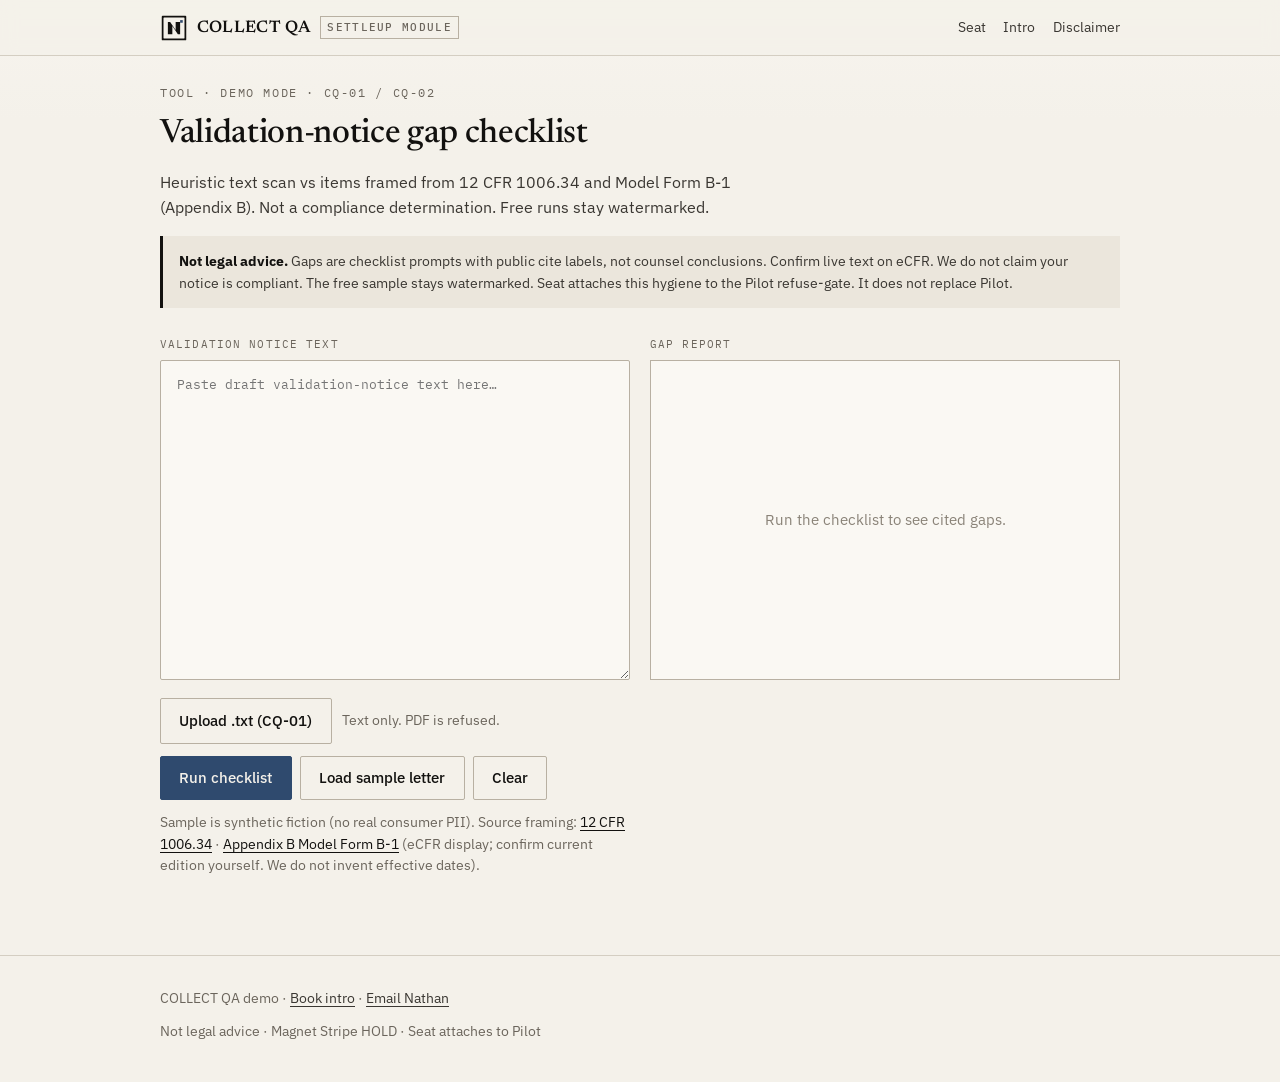
<file: app.html>
<!DOCTYPE html>
<html lang="en">
<head>
  <meta charset="utf-8" />
  <meta name="viewport" content="width=device-width, initial-scale=1, viewport-fit=cover" />
  <title>COLLECT QA. Run checklist</title>
  <meta name="description" content="Paste or upload validation-notice text. Get a watermarked Reg F checklist gap report. Not legal advice. Book intro. Magnet Stripe HOLD." />
  <link rel="stylesheet" href="styles.css" />
</head>
<body>
  <header class="site-header">
    <div class="inner">
      <a class="mark" href="index.html"><img class="np-logo" src="brand/logo-mark.svg" width="28" height="28" alt=""/>COLLECT QA <span class="code">SettleUp module</span></a>
      <nav class="nav" aria-label="Primary">
        <a href="seat/">Seat</a>
        <a href="index.html#intro">Intro</a>
        <a href="index.html#disclaimer">Disclaimer</a>
      </nav>
    </div>
  </header>

  <main class="wrap-wide">
    <div style="padding-top:1.75rem">
      <p class="eyebrow">Tool · demo mode · CQ-01 / CQ-02</p>
      <h1 style="font-size:clamp(1.6rem,3vw,2.1rem)">Validation-notice gap checklist</h1>
      <p class="lede" style="font-size:1rem">
        Heuristic text scan vs items framed from 12&nbsp;CFR&nbsp;1006.34 and Model Form&nbsp;B-1 (Appendix&nbsp;B).
        Not a compliance determination. Free runs stay watermarked.
      </p>
      <div class="rail" style="margin-top:1rem">
        <strong>Not legal advice.</strong> Gaps are checklist prompts with public cite labels, not counsel conclusions.
        Confirm live text on eCFR. We do not claim your notice is compliant. The free sample stays watermarked.
        Seat attaches this hygiene to the Pilot refuse-gate. It does not replace Pilot.
      </div>
    </div>

    <div class="tool-layout">
      <div>
        <label class="field-label" for="notice">Validation notice text</label>
        <textarea id="notice" spellcheck="false" placeholder="Paste draft validation-notice text here…"></textarea>
        <div class="upload-row">
          <label class="btn btn-ghost file-btn" for="notice-file">Upload .txt (CQ-01)</label>
          <input id="notice-file" type="file" accept=".txt,.text,.md,.html,.htm,.csv,text/plain" />
          <span class="small muted">Text only. PDF is refused.</span>
        </div>
        <div class="toolbar">
          <button type="button" class="btn" id="btn-run">Run checklist</button>
          <button type="button" class="btn btn-ghost" id="btn-sample">Load sample letter</button>
          <button type="button" class="btn btn-ghost" id="btn-clear">Clear</button>
        </div>
        <p class="small muted" style="margin-top:0.75rem">
          Sample is synthetic fiction (no real consumer PII). Source framing:
          <a href="https://www.ecfr.gov/current/title-12/part-1006/section-1006.34" rel="noopener" target="_blank">12 CFR 1006.34</a>
          ·
          <a href="https://www.ecfr.gov/current/title-12/appendix-Appendix%20B%20to%20Part%201006" rel="noopener" target="_blank">Appendix B Model Form B-1</a>
          (eCFR display; confirm current edition yourself. We do not invent effective dates).
        </p>
      </div>

      <div>
        <label class="field-label">Gap report</label>
        <div class="report empty demo-mode" id="report" aria-live="polite">
          <span>Run the checklist to see cited gaps.</span>
        </div>
      </div>
    </div>
  </main>

  <footer class="site-footer">
    <div class="inner">
      <div>COLLECT QA demo · <a href="https://calendly.com/nathanplatter">Book intro</a> · <a href="mailto:nathanplatter@gmail.com?subject=COLLECT%20QA%20intro">Email Nathan</a></div>
      <div>Not legal advice · Magnet Stripe HOLD · Seat attaches to Pilot</div>
    </div>
  </footer>

  <script src="sample.js"></script>
  <script src="checklist.js"></script>
  <script src="app.js"></script>
</body>
</html>
</file>
<file: styles.css>
/* Nathan Brand SoT — Platter Gate paper theme (P1 re-skin 2026-09-07) */
@import url('./brand/tokens.css');

:root {
  /* Local demo extras on top of Nathan Brand SoT aliases */
  --gap-loud: #5a2e28;
  --safe: env(safe-area-inset-bottom, 0px);
}

/* COLLECT QA — premium quiet editorial paper/ink (LotBeacon / Both Sides family) */


*, *::before, *::after { box-sizing: border-box; }
html { color-scheme: light; -webkit-font-smoothing: antialiased; }
body {
  margin: 0;
  min-height: 100dvh;
  background:
    linear-gradient(180deg, #f7f4ee 0%, var(--paper) 120px),
    var(--paper);
  color: var(--ink);
  font-family: var(--font-sans);
  font-size: 16px;
  line-height: 1.55;
}
a { color: var(--ink); text-underline-offset: 3px; }
a:hover { color: var(--ink-2); }
img { max-width: 100%; }

.wrap { width: min(100% - 2rem, var(--max)); margin-inline: auto; }
.wrap-wide { width: min(100% - 2rem, var(--wide)); margin-inline: auto; }

/* —— header —— */
.site-header {
  border-bottom: 1px solid var(--line);
  background: rgba(244,241,234,0.92);
  backdrop-filter: blur(8px);
  position: sticky;
  top: 0;
  z-index: 20;
}
.site-header .inner {
  width: min(100% - 2rem, var(--wide));
  margin-inline: auto;
  display: flex;
  align-items: center;
  gap: 1rem;
  padding: 0.85rem 0;
}
.mark {
  font-family: var(--font-display);
  font-weight: 600;
  font-size: 1.05rem;
  letter-spacing: 0.02em;
  text-decoration: none;
  color: var(--ink);
  display: flex;
  align-items: baseline;
  gap: 0.45rem;
}
.mark .code {
  font-family: var(--font-mono);
  font-size: 0.68rem;
  font-weight: 500;
  letter-spacing: 0.12em;
  text-transform: uppercase;
  color: var(--ink-3);
  border: 1px solid var(--line-strong);
  padding: 0.15rem 0.4rem;
}
.nav { margin-left: auto; display: flex; gap: 1.1rem; align-items: center; font-size: 0.9rem; flex-wrap: wrap; }
.nav a { text-decoration: none; color: var(--ink-2); }
.nav a:hover { color: var(--ink); text-decoration: underline; }
@media (max-width: 640px) {
  .site-header .inner { flex-wrap: wrap; }
  .nav { margin-left: 0; width: 100%; justify-content: flex-start; gap: 0.85rem; }
}

/* —— type —— */
h1, h2, h3 { font-family: var(--font-display); font-weight: 500; line-height: 1.2; text-wrap: balance; }
h1 { font-size: clamp(2rem, 4.5vw, 2.75rem); margin: 0 0 0.75rem; letter-spacing: -0.01em; }
h2 { font-size: 1.45rem; margin: 0 0 0.6rem; }
h3 { font-size: 1.1rem; margin: 0 0 0.4rem; }
.lede { font-size: 1.125rem; color: var(--ink-2); max-width: 38em; text-wrap: pretty; }
.eyebrow {
  font-family: var(--font-mono);
  font-size: 0.72rem;
  letter-spacing: 0.14em;
  text-transform: uppercase;
  color: var(--ink-3);
  margin: 0 0 0.75rem;
}
.muted { color: var(--ink-3); }
.small { font-size: 0.875rem; }
.mono { font-family: var(--font-mono); font-variant-numeric: tabular-nums; }

/* —— buttons —— */
.btn {
  display: inline-flex;
  align-items: center;
  justify-content: center;
  gap: 0.4rem;
  font-family: var(--font-sans);
  font-size: 0.92rem;
  font-weight: 500;
  min-height: 44px;
  padding: 0.65rem 1.15rem;
  border: 1px solid var(--ink);
  background: var(--ink);
  color: var(--paper);
  text-decoration: none;
  cursor: pointer;
  border-radius: var(--radius);
  transition: background 0.12s, color 0.12s, border-color 0.12s;
  touch-action: manipulation;
  -webkit-tap-highlight-color: transparent;
}
.btn:hover { background: var(--ink-2); border-color: var(--ink-2); color: var(--paper); }
.btn-ghost {
  background: transparent;
  color: var(--ink);
  border-color: var(--line-strong);
}
.btn-ghost:hover { background: var(--paper-2); color: var(--ink); border-color: var(--ink-3); }
.btn-row { display: flex; flex-wrap: wrap; gap: 0.65rem; margin-top: 1.5rem; }
.btn:disabled { opacity: 0.45; cursor: not-allowed; }

/* —— sections —— */
.hero { padding: 3.25rem 0 2.5rem; }

/* Round-1 fold: comparison beside the hero ask */
.hero-fold {
  display: grid;
  gap: 1.15rem;
  margin-top: 1.25rem;
  align-items: start;
}
@media (min-width: 860px) {
  .hero-fold { grid-template-columns: minmax(0, 1.05fr) minmax(16rem, 0.95fr); }
}
.hero-ask .btn-row { margin-top: 0; }
.fold-compare {
  border: 1px solid var(--line-strong);
  background: #fffefb;
  padding: 0.95rem 1rem 1rem;
}
.fold-compare .eyebrow { margin-bottom: 0.35rem; }
.fold-line {
  margin: 0 0 0.55rem;
  font-weight: 600;
  color: var(--ink);
}
.hero-class {
  margin: 0 0 0.9rem;
  max-width: 40rem;
  font-size: 1.2rem;
  font-weight: 600;
  line-height: 1.35;
  color: var(--ink);
}
.ask-honesty {
  margin: 0.85rem 0 0;
  max-width: 38rem;
  font-weight: 600;
  color: var(--ink);
}
.fold-fn {
  margin: 0;
  padding-left: 1.1rem;
  font-size: 0.9rem;
  color: var(--ink-2);
}
.fold-fn li { margin: 0.28rem 0; }
.section { padding: 2.25rem 0; border-top: 1px solid var(--line); }
.panel {
  background: #faf8f3;
  border: 1px solid var(--line);
  box-shadow: var(--shadow);
  padding: 1.35rem 1.4rem;
}
.panel + .panel { margin-top: 1rem; }
.grid-2 {
  display: grid;
  gap: 1.25rem;
  grid-template-columns: 1fr;
}
@media (min-width: 720px) {
  .grid-2 { grid-template-columns: 1fr 1fr; }
}

/* —— disclaimer / rails —— */
.rail {
  border-left: 3px solid var(--ink);
  padding: 0.85rem 1rem;
  background: var(--paper-2);
  font-size: 0.9rem;
  color: var(--ink-2);
}
.rail strong { color: var(--ink); }
.disclaimer-box {
  border: 1px solid var(--line-strong);
  background: var(--paper-2);
  padding: 1rem 1.15rem;
  font-size: 0.875rem;
  color: var(--ink-2);
}
.disclaimer-box h3 { font-size: 0.95rem; margin-bottom: 0.35rem; }

/* —— pricing —— */
.price-card {
  border: 1px solid var(--line);
  background: #faf8f3;
  padding: 1.5rem;
  display: flex;
  flex-direction: column;
  gap: 0.75rem;
}
.price-card.featured {
  border-color: var(--ink);
  box-shadow: var(--shadow);
}
.price-card .amount {
  font-family: var(--font-display);
  font-size: 2rem;
  font-weight: 500;
}
.price-card ul {
  margin: 0;
  padding-left: 1.1rem;
  color: var(--ink-2);
  font-size: 0.92rem;
}
.price-card .btn { margin-top: auto; align-self: flex-start; }
.price-card .btn + .btn { margin-top: 0.5rem; }

/* —— tool —— */
.tool-layout {
  display: grid;
  gap: 1.25rem;
  grid-template-columns: 1fr;
  padding: 1.75rem 0 3rem;
}
@media (min-width: 900px) {
  .tool-layout { grid-template-columns: 1fr 1fr; align-items: start; }
}
label.field-label {
  display: block;
  font-family: var(--font-mono);
  font-size: 0.7rem;
  letter-spacing: 0.1em;
  text-transform: uppercase;
  color: var(--ink-3);
  margin-bottom: 0.4rem;
}
textarea {
  width: 100%;
  min-height: 320px;
  resize: vertical;
  font-family: var(--font-mono);
  font-size: 0.8rem;
  line-height: 1.5;
  padding: 0.9rem 1rem;
  border: 1px solid var(--line-strong);
  background: #faf8f3;
  color: var(--ink);
  border-radius: var(--radius);
}
textarea:focus-visible, button:focus-visible, a:focus-visible {
  outline: 2px solid var(--ink);
  outline-offset: 2px;
}
.toolbar { display: flex; flex-wrap: wrap; gap: 0.5rem; margin: 0.75rem 0 0; }

/* —— report —— */
.report {
  position: relative;
  border: 1px solid var(--line-strong);
  background: #faf8f3;
  padding: 1.25rem 1.25rem 1.5rem;
  min-height: 320px;
  overflow: hidden;
}
.report.empty {
  display: grid;
  place-items: center;
  color: var(--ink-mute);
  font-size: 0.95rem;
  text-align: center;
  padding: 2rem;
}
.report-head {
  display: flex;
  flex-wrap: wrap;
  justify-content: space-between;
  gap: 0.75rem;
  align-items: baseline;
  border-bottom: 1px solid var(--line);
  padding-bottom: 0.75rem;
  margin-bottom: 1rem;
}
.report-meta { font-size: 0.8rem; color: var(--ink-3); font-family: var(--font-mono); }
.score-row {
  display: flex;
  gap: 0.75rem;
  flex-wrap: wrap;
  margin-bottom: 1rem;
}
.chip {
  display: inline-flex;
  align-items: center;
  gap: 0.35rem;
  font-family: var(--font-mono);
  font-size: 0.72rem;
  letter-spacing: 0.04em;
  padding: 0.28rem 0.55rem;
  border: 1px solid var(--line);
  background: var(--paper);
}
.chip.gap { background: var(--gap-soft); border-color: #c9a59e; color: var(--gap); }
.chip.warn { background: var(--warn-soft); border-color: #d4bc8e; color: var(--warn); }
.chip.ok { background: var(--ok-soft); border-color: #a8c0a2; color: var(--ok); }

.check-list { list-style: none; margin: 0; padding: 0; }
.check-list li {
  border-top: 1px solid var(--line);
  padding: 0.85rem 0;
  display: grid;
  gap: 0.25rem;
}
.check-list li:first-child { border-top: 0; padding-top: 0; }
.check-status {
  font-family: var(--font-mono);
  font-size: 0.68rem;
  letter-spacing: 0.1em;
  text-transform: uppercase;
}
.check-status.missing { color: var(--gap); }
.check-status.weak { color: var(--warn); }
.check-status.found { color: var(--ok); }
.check-cite {
  font-size: 0.78rem;
  color: var(--ink-3);
  font-family: var(--font-mono);
}
.check-cite a { color: var(--ink-3); }

/* watermark */
.watermark {
  pointer-events: none;
  position: absolute;
  inset: 0;
  display: grid;
  place-items: center;
  z-index: 2;
  overflow: hidden;
}
.watermark span {
  font-family: var(--font-display);
  font-size: clamp(2.5rem, 8vw, 4rem);
  font-weight: 500;
  letter-spacing: 0.08em;
  text-transform: uppercase;
  color: rgba(18,17,15,0.07);
  transform: rotate(-28deg);
  white-space: nowrap;
  user-select: none;
}
.report.demo-mode .report-body { position: relative; z-index: 1; }

.unlock-cta,
.cta-aisle {
  margin-top: 1.25rem;
  padding: 1rem 1.1rem;
  border: 1px dashed var(--line-strong);
  background: var(--paper-2);
  font-size: 0.9rem;
}
.unlock-cta .amount,
.cta-aisle .amount { font-family: var(--font-display); font-size: 1.35rem; }

.upload-row {
  display: flex;
  flex-wrap: wrap;
  align-items: center;
  gap: 0.65rem;
  margin-top: 0.75rem;
}
.upload-row input[type="file"] {
  position: absolute;
  width: 1px;
  height: 1px;
  opacity: 0;
  overflow: hidden;
}
.file-btn { cursor: pointer; }

.refuse-stamp {
  border: 3px solid var(--gap);
  color: var(--gap);
  background: var(--gap-soft);
  padding: 0.85rem 1rem;
  margin-bottom: 1rem;
}
.refuse-stamp span {
  font-family: var(--font-display);
  font-size: 1.15rem;
  letter-spacing: 0.14em;
  text-transform: uppercase;
  font-weight: 600;
}
.refuse-stamp p { margin: 0.35rem 0 0; font-size: 0.9rem; color: var(--ink-2); }
.refuse-stamp.kind-hitl {
  border-color: var(--warn);
  color: var(--warn);
  background: var(--warn-soft);
}
.refuse-stamp.kind-clear {
  border-color: var(--ok);
  color: var(--ok);
  background: var(--ok-soft);
}

/* —— Seat desk —— */
.seat-hero { padding-bottom: 1.5rem; }
.desk {
  display: grid;
  gap: 1.25rem;
  grid-template-columns: 1fr;
  padding-bottom: 1rem;
}
@media (min-width: 900px) {
  .desk { grid-template-columns: 260px 1fr; align-items: start; }
}
.queue { display: grid; gap: 0.65rem; }
.queue-slip {
  display: grid;
  gap: 0.2rem;
  width: 100%;
  min-height: 48px;
  text-align: left;
  padding: 0.8rem 0.9rem;
  border: 1px solid var(--line);
  background: #faf8f3;
  color: var(--ink);
  font-family: var(--font-sans);
  cursor: pointer;
  touch-action: manipulation;
}
.queue-slip:hover { border-color: var(--ink-3); }
.queue-slip[aria-pressed="true"] {
  border-color: var(--ink);
  box-shadow: var(--shadow);
}
.queue-docket {
  font-family: var(--font-mono);
  font-size: 0.68rem;
  letter-spacing: 0.1em;
  text-transform: uppercase;
  color: var(--ink-3);
}
.hitl-tray {
  border: 1px solid var(--line-strong);
  background: var(--paper-2);
  padding: 1rem 1.1rem;
}
.hitl-verdict { font-size: 0.9rem; margin-bottom: 0.75rem; }
.hitl-verdict.kind-refuse { color: var(--gap); }
.hitl-verdict.kind-hitl { color: var(--warn); }
.hitl-list { margin: 0; padding-left: 1.1rem; display: grid; gap: 0.65rem; }
.hitl-row {
  display: flex;
  gap: 0.65rem;
  align-items: flex-start;
  min-height: 44px;
}
.hitl-row input { margin-top: 0.3rem; width: 18px; height: 18px; }
.assumption {
  margin-top: 1.25rem;
  padding: 1rem 1.1rem;
  border: 1px dashed var(--line-strong);
  background: var(--paper-2);
  font-size: 0.9rem;
  color: var(--ink-2);
}

.playbook-bar {
  border-bottom: 1px solid var(--line);
  background: var(--paper-2);
  position: sticky;
  top: 52px;
  z-index: 19;
}
.playbook-bar .inner {
  width: min(100% - 2rem, var(--wide));
  margin-inline: auto;
  display: flex;
  flex-wrap: wrap;
  align-items: center;
  gap: 0.65rem 1rem;
  padding: 0.55rem 0;
}
.playbook-bar .eyebrow { margin: 0; }
.playbook-links { display: flex; flex-wrap: wrap; gap: 0.65rem 1rem; }
.playbook-links a {
  font-family: var(--font-mono);
  font-size: 0.72rem;
  letter-spacing: 0.08em;
  text-transform: uppercase;
  text-decoration: none;
  color: var(--ink-2);
  min-height: 44px;
  display: inline-flex;
  align-items: center;
}
.playbook-links a:hover { color: var(--ink); text-decoration: underline; }

.compare-table {
  width: 100%;
  border-collapse: collapse;
  font-size: 0.88rem;
  margin-top: 1rem;
}
.compare-table th,
.compare-table td {
  border: 1px solid var(--line);
  padding: 0.7rem 0.75rem;
  text-align: left;
  vertical-align: top;
}
.compare-table th {
  font-family: var(--font-mono);
  font-size: 0.68rem;
  letter-spacing: 0.08em;
  text-transform: uppercase;
  font-weight: 500;
  background: var(--paper-2);
  color: var(--ink-3);
}
.compare-table tr.ours td { background: #faf8f3; }
.compare-table .who { font-weight: 600; color: var(--ink); }

.break-callout {
  border: 1px solid var(--ink);
  background: var(--paper-2);
  padding: 1rem 1.1rem;
  margin-bottom: 1.25rem;
}

/* footer */
.site-footer {
  border-top: 1px solid var(--line);
  padding: 2rem 0 2.5rem;
  margin-top: 1rem;
  font-size: 0.85rem;
  color: var(--ink-3);
}
.site-footer .inner {
  width: min(100% - 2rem, var(--wide));
  margin-inline: auto;
  display: grid;
  gap: 0.75rem;
}
.site-footer a { color: var(--ink-2); }

@media print {
  .site-header, .toolbar, .btn-row, .unlock-cta, .cta-aisle, .site-footer, .nav,
  .upload-row, .desk-queue, .no-print, .seat-hero .btn-row, .playbook-bar,
  .break-callout { display: none !important; }
  body { background: white; }
  .report, .hitl-tray { box-shadow: none; break-inside: avoid; }
  .watermark span { color: rgba(0,0,0,0.12); }
  .desk { grid-template-columns: 1fr; }
}


/* Brand P1 — steel primary CTA (not ink fill / not Tailwind blue) */
.btn {
  border-color: var(--np-steel);
  background: var(--np-steel);
  color: var(--np-paper);
}
.btn:hover {
  background: var(--np-steel-muted);
  border-color: var(--np-steel-muted);
  color: var(--np-paper);
}
.btn-ghost {
  background: transparent;
  color: var(--ink);
  border-color: var(--line-strong);
}
.btn-ghost:hover {
  background: var(--paper-2);
  color: var(--ink);
  border-color: var(--ink-3);
}
.mark .np-logo {
  width: 28px;
  height: 28px;
  flex: 0 0 28px;
  display: block;
}
.mark { align-items: center; gap: 0.55rem; }
.suite-chip-mod { color: var(--np-steel) !important; }
.price-card--primary {
  border-color: var(--np-steel) !important;
  box-shadow: var(--shadow), 0 0 0 4px color-mix(in srgb, var(--np-steel) 14%, transparent);
}
.work-card .chip.live {
  background: var(--np-steel);
  border-color: var(--np-steel);
  color: var(--np-paper);
}

.suite-chip{
  display:inline-flex;align-items:center;gap:.35rem;
  margin:0 0 1rem;padding:.4rem .7rem;min-height:44px;
  border:1px solid var(--line-strong);border-radius:999px;
  background:#fffefb;font-family:var(--font-mono);font-size:.72rem;
  letter-spacing:.04em;text-transform:uppercase;color:var(--ink-2);
}
.suite-chip-brand{font-weight:600;color:var(--ink)}
.suite-chip-plus{opacity:.45}
.suite-chip-mod{font-weight:600;color:var(--np-steel)}
</file>
